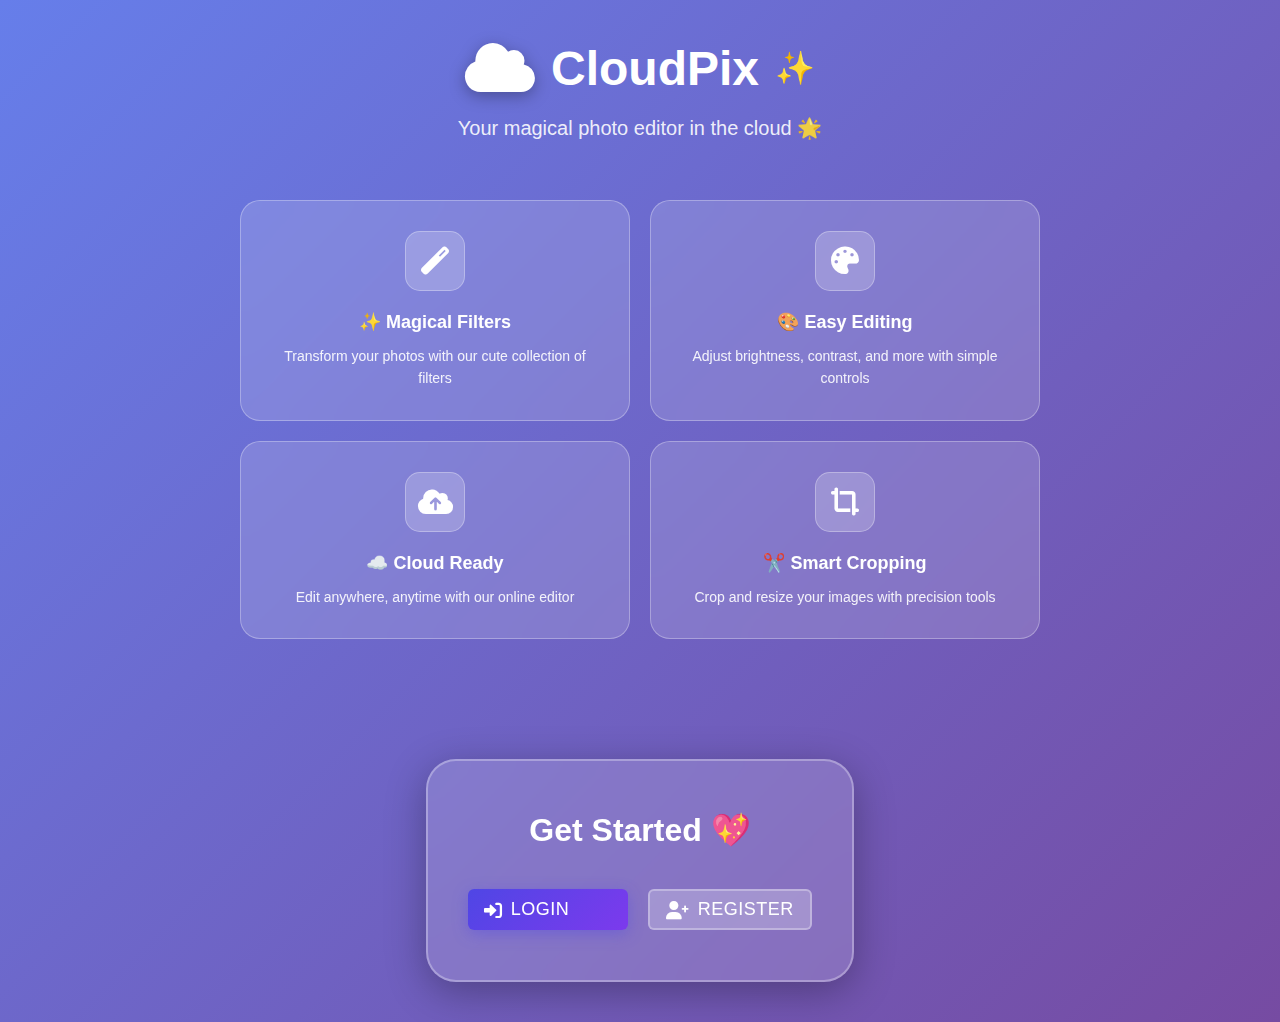
<file: index.html>
<!doctype html>
<html lang="en">
    <head>
        <meta charset="UTF-8" />
        <meta name="viewport" content="width=device-width, initial-scale=1.0" />
        <title>CloudPix - Online Image Editor</title>
        <link href="style.css" rel="stylesheet" type="text/css" />
        <link
            href="https://cdnjs.cloudflare.com/ajax/libs/font-awesome/6.0.0/css/all.min.css"
            rel="stylesheet"
        />
    </head>
    <body>
        <!-- Landing Page -->
        <div class="landing-page" id="landingPage">
            <div class="landing-container">
                <div class="landing-header">
                    <div class="logo-large">
                        <i class="fas fa-cloud"></i>
                        <span>CloudPix</span>
                        <div class="sparkle">✨</div>
                    </div>
                    <p class="tagline">
                        Your magical photo editor in the cloud 🌟
                    </p>
                </div>

                <div class="landing-content">
                    <div class="features-grid">
                        <div class="feature-card">
                            <div class="feature-icon">
                                <i class="fas fa-magic"></i>
                            </div>
                            <h3>✨ Magical Filters</h3>
                            <p>
                                Transform your photos with our cute collection
                                of filters
                            </p>
                        </div>
                        <div class="feature-card">
                            <div class="feature-icon">
                                <i class="fas fa-palette"></i>
                            </div>
                            <h3>🎨 Easy Editing</h3>
                            <p>
                                Adjust brightness, contrast, and more with
                                simple controls
                            </p>
                        </div>
                        <div class="feature-card">
                            <div class="feature-icon">
                                <i class="fas fa-cloud-upload-alt"></i>
                            </div>
                            <h3>☁️ Cloud Ready</h3>
                            <p>Edit anywhere, anytime with our online editor</p>
                        </div>
                        <div class="feature-card">
                            <div class="feature-icon">
                                <i class="fas fa-crop-alt"></i>
                            </div>
                            <h3>✂️ Smart Cropping</h3>
                            <p>
                                Crop and resize your images with precision tools
                            </p>
                        </div>
                    </div>

                    <div class="auth-section">
                        <h2>Get Started 💖</h2>
                        <div class="auth-buttons">
                            <button
                                class="btn btn-primary btn-large"
                                id="landingLoginBtn"
                            >
                                <i class="fas fa-sign-in-alt"></i>
                                LOGIN
                            </button>
                            <button
                                class="btn btn-secondary btn-large"
                                id="landingRegisterBtn"
                            >
                                <i class="fas fa-user-plus"></i>
                                REGISTER
                            </button>
                        </div>
                    </div>
                </div>
            </div>
        </div>

        <!-- Main App (Hidden initially) -->
        <div class="app-container" id="appContainer" style="display: none">
            <!-- Header -->
            <header class="header">
                <div class="logo">
                    <i class="fas fa-cloud"></i>
                    <span>CloudPix</span>
                    <div class="sparkle">✨</div>
                </div>
                <div class="header-actions">
                    <button class="btn btn-secondary" id="projectsBtn">
                        <i class="fas fa-folder"></i>
                        My Projects
                    </button>
                    <div class="user-section" id="userSection">
                        <button
                            class="btn btn-primary header-auth-btn"
                            id="loginBtn"
                        >
                            <i class="fas fa-sign-in-alt"></i>
                            Login
                        </button>
                        <button
                            class="btn btn-secondary header-auth-btn"
                            id="registerBtn"
                        >
                            <i class="fas fa-user-plus"></i>
                            Register
                        </button>
                    </div>
                    <div
                        class="user-profile"
                        id="userProfile"
                        style="display: none"
                    >
                        <button
                            class="welcome-text"
                            onclick="window.location.href='profile.html'"
                        >
                            <i class="fas fa-user"></i>
                            Welcome back, <span id="userName">User</span>! 💕
                        </button>
                        <button class="btn btn-secondary" id="logoutBtn">
                            <i class="fas fa-sign-out-alt"></i>
                            Logout
                        </button>
                    </div>
                    <button class="btn btn-secondary" id="shareBtn">
                        <i class="fas fa-share-alt"></i>
                        Share
                    </button>
                    <button class="btn btn-primary" id="exportBtn">
                        <i class="fas fa-download"></i>
                        Export
                    </button>
                </div>
            </header>

            <!-- Main Content -->
            <div class="main-content">
                <!-- Sidebar -->
                <aside class="sidebar">
                    <div class="upload-section">
                        <button class="upload-btn" id="uploadBtn">
                            <i class="fas fa-plus"></i>
                            Add Image
                        </button>
                        <input
                            type="file"
                            id="fileInput"
                            accept="image/*"
                            style="display: none"
                        />
                    </div>

                    <div class="tools-section">
                        <h3>Tools</h3>
                        <div class="tool-group">
                            <h4>Adjustments</h4>
                            <div class="slider-control">
                                <label>Brightness</label>
                                <input
                                    type="range"
                                    id="brightness"
                                    min="-100"
                                    max="100"
                                    value="0"
                                    class="slider"
                                />
                                <span class="value">0</span>
                            </div>
                            <div class="slider-control">
                                <label>Contrast</label>
                                <input
                                    type="range"
                                    id="contrast"
                                    min="-100"
                                    max="100"
                                    value="0"
                                    class="slider"
                                />
                                <span class="value">0</span>
                            </div>
                            <div class="slider-control">
                                <label>Saturation</label>
                                <input
                                    type="range"
                                    id="saturation"
                                    min="-100"
                                    max="100"
                                    value="0"
                                    class="slider"
                                />
                                <span class="value">0</span>
                            </div>
                            <div class="slider-control">
                                <label>Blur</label>
                                <input
                                    type="range"
                                    id="blur"
                                    min="0"
                                    max="10"
                                    value="0"
                                    class="slider"
                                />
                                <span class="value">0</span>
                            </div>
                        </div>

                        <div class="tool-group">
                            <h4>✨ Filters</h4>
                            <div class="filter-grid">
                                <button
                                    class="filter-btn active"
                                    data-filter="none"
                                >
                                    🌟 Original
                                </button>
                                <button
                                    class="filter-btn"
                                    data-filter="grayscale"
                                >
                                    🖤 B&W
                                </button>
                                <button class="filter-btn" data-filter="sepia">
                                    📸 Vintage
                                </button>
                                <button class="filter-btn" data-filter="invert">
                                    🔄 Invert
                                </button>
                                <button class="filter-btn" data-filter="pastel">
                                    🌸 Pastel
                                </button>
                                <button class="filter-btn" data-filter="cool">
                                    ❄️ Cool
                                </button>
                                <button class="filter-btn" data-filter="warm">
                                    🔥 Warm
                                </button>
                                <button class="filter-btn" data-filter="dreamy">
                                    💫 Dreamy
                                </button>
                                <button class="filter-btn" data-filter="neon">
                                    💡 Neon
                                </button>
                                <button class="filter-btn" data-filter="sunset">
                                    🌅 Sunset
                                </button>
                                <button class="filter-btn" data-filter="ocean">
                                    🌊 Ocean
                                </button>
                                <button class="filter-btn" data-filter="purple">
                                    💜 Purple
                                </button>
                            </div>
                        </div>

                        <div class="tool-group">
                            <h4>✂️ Crop Tool</h4>
                            <div class="crop-controls">
                                <button class="action-btn" id="cropBtn">
                                    <i class="fas fa-crop-alt"></i>
                                    Enable Crop
                                </button>
                                <div
                                    class="crop-presets"
                                    id="cropPresets"
                                    style="display: none"
                                >
                                    <button class="preset-btn" data-ratio="1:1">
                                        1:1 Square
                                    </button>
                                    <button class="preset-btn" data-ratio="4:3">
                                        4:3
                                    </button>
                                    <button
                                        class="preset-btn"
                                        data-ratio="16:9"
                                    >
                                        16:9
                                    </button>
                                    <button
                                        class="preset-btn"
                                        data-ratio="free"
                                    >
                                        Free Form
                                    </button>
                                </div>
                                <button
                                    class="action-btn"
                                    id="applyCropBtn"
                                    style="display: none"
                                >
                                    <i class="fas fa-check"></i>
                                    Apply Crop
                                </button>
                                <button
                                    class="action-btn"
                                    id="cancelCropBtn"
                                    style="display: none"
                                >
                                    <i class="fas fa-times"></i>
                                    Cancel
                                </button>
                            </div>
                        </div>

                        <div class="tool-group">
                            <h4>💖 Actions</h4>
                            <div class="action-buttons">
                                <button class="action-btn" id="undoBtn">
                                    <i class="fas fa-undo"></i>
                                    Undo
                                </button>
                                <button class="action-btn" id="resetBtn">
                                    <i class="fas fa-refresh"></i>
                                    Reset All
                                </button>
                            </div>
                        </div>
                    </div>
                </aside>

                <!-- Canvas Area -->
                <div class="canvas-area">
                    <div class="canvas-container" id="canvasContainer">
                        <div class="upload-placeholder" id="uploadPlaceholder">
                            <i class="fas fa-image"></i>
                            <h2>Welcome to CloudPix</h2>
                            <p>Upload an image to start editing</p>
                            <button
                                class="btn btn-secondary"
                                onclick="document.getElementById('fileInput').click()"
                            >
                                Choose Image
                            </button>
                        </div>
                        <canvas id="canvas" style="display: none"></canvas>
                    </div>
                </div>
            </div>
        </div>

        <!-- Login/Register Modal -->
        <div class="modal-overlay" id="modalOverlay" style="display: none">
            <div class="modal">
                <div class="modal-header">
                    <h2 id="modalTitle">Welcome to CloudPix! 🌟</h2>
                    <button class="close-btn" id="closeModal">
                        <i class="fas fa-times"></i>
                    </button>
                </div>
                <div class="modal-content">
                    <form id="authForm">
                        <div class="form-group">
                            <label for="email">✉️ Email</label>
                            <input
                                type="email"
                                id="email"
                                required
                                placeholder="your@email.com"
                            />
                        </div>
                        <div class="form-group">
                            <label for="password">🔒 Password</label>
                            <div class="password-input-container">
                                <input
                                    type="password"
                                    id="password"
                                    required
                                    placeholder="••••••••"
                                />
                                <button
                                    type="button"
                                    class="password-toggle"
                                    id="togglePassword"
                                >
                                    <i class="fas fa-eye"></i>
                                </button>
                            </div>
                        </div>
                        <div
                            class="form-group"
                            id="confirmPasswordGroup"
                            style="display: none"
                        >
                            <label for="confirmPassword"
                                >🔒 Confirm Password</label
                            >
                            <div class="password-input-container">
                                <input
                                    type="password"
                                    id="confirmPassword"
                                    placeholder="••••••••"
                                />
                                <button
                                    type="button"
                                    class="password-toggle"
                                    id="toggleConfirmPassword"
                                >
                                    <i class="fas fa-eye"></i>
                                </button>
                            </div>
                        </div>
                        <div
                            class="form-group"
                            id="nameGroup"
                            style="display: none"
                        >
                            <label for="name">👤 Name</label>
                            <input
                                type="text"
                                id="name"
                                placeholder="Your cute name"
                            />
                        </div>
                        <button
                            type="submit"
                            class="btn btn-primary modal-submit"
                            id="submitBtn"
                        >
                            Login 💕
                        </button>
                    </form>
                    <div
                        class="forgot-password"
                        id="forgotPasswordLink"
                        style="display: none"
                    >
                        <a href="#" id="forgotPasswordBtn"
                            >Forgot your password? 🔑</a
                        >
                    </div>
                    <p class="switch-auth">
                        <span id="switchText">Don't have an account?</span>
                        <a href="#" id="switchMode">Register here! ✨</a>
                    </p>
                </div>
            </div>
        </div>

        <!-- Forgot Password Modal -->
        <div
            class="modal-overlay"
            id="forgotPasswordModal"
            style="display: none"
        >
            <div class="modal">
                <div class="modal-header">
                    <h2>Reset Your Password 🔑</h2>
                    <button class="close-btn" id="closeForgotModal">
                        <i class="fas fa-times"></i>
                    </button>
                </div>
                <div class="modal-content">
                    <form id="forgotPasswordForm">
                        <div class="form-group">
                            <label for="forgotEmail">✉️ Email Address</label>
                            <input
                                type="email"
                                id="forgotEmail"
                                required
                                placeholder="your@email.com"
                            />
                            <small
                                >We'll send you instructions to reset your
                                password</small
                            >
                        </div>
                        <button
                            type="submit"
                            class="btn btn-primary modal-submit"
                        >
                            Send Reset Link 📧
                        </button>
                    </form>
                    <p class="switch-auth">
                        <span>Remember your password?</span>
                        <a href="#" id="backToLogin">Back to Login ✨</a>
                    </p>
                </div>
            </div>
        </div>

        <!-- Export Modal -->
        <div class="modal-overlay" id="exportModal" style="display: none">
            <div class="modal">
                <div class="modal-header">
                    <h2>Export Your Creation 📥</h2>
                    <button class="close-btn" id="closeExportModal">
                        <i class="fas fa-times"></i>
                    </button>
                </div>
                <div class="modal-content">
                    <div class="form-group">
                        <label for="exportFileName">✨ File Name</label>
                        <input
                            type="text"
                            id="exportFileName"
                            placeholder="my-awesome-creation"
                            value=""
                        />
                    </div>

                    <div class="form-group">
                        <label for="exportFormat">🎨 Format</label>
                        <select id="exportFormat">
                            <option value="png">PNG (Best Quality)</option>
                            <option value="jpeg">JPEG (Smaller Size)</option>
                            <option value="webp">WebP (Modern)</option>
                            <option value="tiff">TIFF (Professional)</option>
                        </select>
                    </div>

                    <div class="form-group" id="qualityGroup">
                        <label for="exportQuality"
                            >🔧 Quality:
                            <span id="qualityValue">90</span>%</label
                        >
                        <input
                            type="range"
                            id="exportQuality"
                            min="10"
                            max="100"
                            value="90"
                            class="slider"
                        />
                    </div>

                    <div class="export-actions">
                        <button class="btn btn-primary" id="downloadBtn">
                            <i class="fas fa-download"></i>
                            Download
                        </button>
                        <button class="btn btn-secondary" id="shareExportBtn">
                            <i class="fas fa-share-alt"></i>
                            Share
                        </button>
                    </div>
                </div>
            </div>
        </div>

        <script src="script.js"></script>
    </body>
</html>
</file>
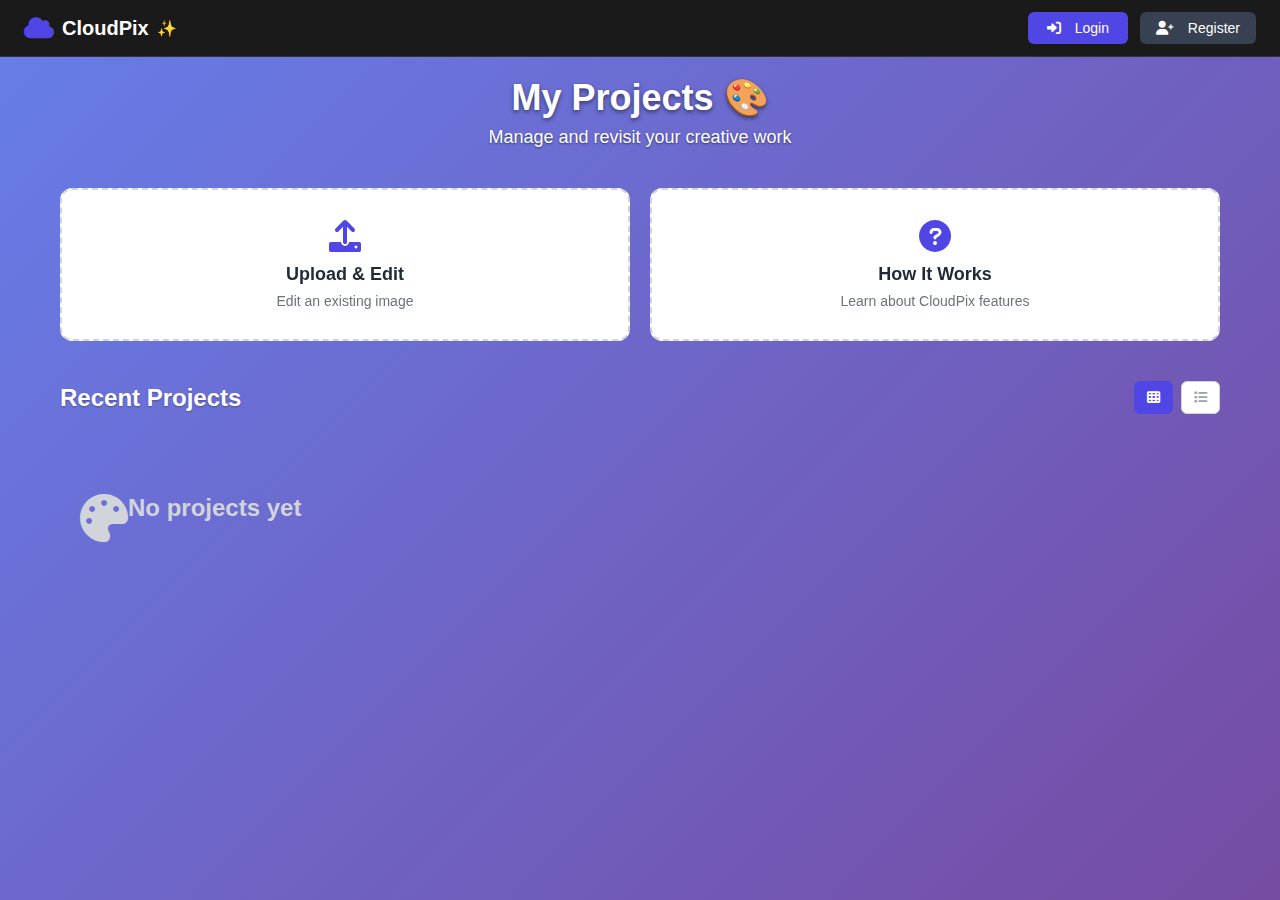
<file: profile.html>
<!DOCTYPE html>
<html lang="en">
<head>
    <meta charset="UTF-8">
    <meta name="viewport" content="width=device-width, initial-scale=1.0">
    <title>User Profile - CloudPix</title>
    <link href="style.css" rel="stylesheet" type="text/css" />
    <link href="https://cdnjs.cloudflare.com/ajax/libs/font-awesome/6.0.0/css/all.min.css" rel="stylesheet">
</head>
<body>
    <div class="profile-page">
        <!-- Header -->
        <header class="header">
            <div class="logo">
                <i class="fas fa-cloud"></i>
                <span>CloudPix</span>
                <div class="sparkle">✨</div>
            </div>
            <div class="header-actions">
                <button class="btn btn-secondary" id="backToProjectsBtn">
                    <i class="fas fa-arrow-left"></i>
                    Back to Projects
                </button>
                <div class="user-profile" id="userProfile">
                    <span class="welcome-text">Welcome back, <span id="userName">User</span>! 💕</span>
                    <button class="btn btn-secondary" id="logoutBtn">
                        <i class="fas fa-sign-out-alt"></i>
                        Logout
                    </button>
                </div>
            </div>
        </header>

        <!-- Profile Content -->
        <div class="profile-container">
            <div class="profile-header">
                <h1>User Profile 👤</h1>
                <p>Manage your account settings and preferences</p>
            </div>

            <div class="profile-content">
                <div class="profile-card">
                    <div class="profile-avatar">
                        <div class="avatar-container">
                            <div class="avatar-placeholder" id="avatarPlaceholder">
                                <i class="fas fa-user"></i>
                            </div>
                            <div class="avatar-crop-container" id="avatarCropContainer" style="display: none;">
                                <canvas id="avatarCropCanvas" class="avatar-crop-canvas" width="200" height="200"></canvas>
                                <div class="avatar-crop-controls">
                                    <div class="avatar-zoom-control">
                                        <label>🔍 Zoom:</label>
                                        <input type="range" id="cropZoom" min="0.5" max="3" value="1" step="0.1" class="slider">
                                        <span class="value" id="cropZoomValue">1x</span>
                                    </div>
                                    <div class="avatar-crop-buttons">
                                        <button class="btn btn-primary btn-sm" id="applyCropBtn">
                                            <i class="fas fa-check"></i>
                                            Apply
                                        </button>
                                        <button class="btn btn-secondary btn-sm" id="cancelCropBtn">
                                            <i class="fas fa-times"></i>
                                            Cancel
                                        </button>
                                    </div>
                                </div>
                            </div>
                        </div>
                        <button class="btn btn-secondary btn-sm" id="changeAvatarBtn">
                            <i class="fas fa-camera"></i>
                            Change Avatar
                        </button>
                        <input type="file" id="avatarInput" accept="image/*" style="display: none;">
                    </div>

                    <div class="profile-form">
                        <h3>Personal Information</h3>
                        <form id="profileForm">
                            <div class="form-group">
                                <label for="displayName">✨ Display Name</label>
                                <input type="text" id="displayName" placeholder="Enter your display name">
                            </div>

                            <div class="form-group">
                                <label for="emailAddress">📧 Email Address</label>
                                <input type="email" id="emailAddress" placeholder="your@email.com">
                            </div>

                            <div class="form-group">
                                <label for="gender">👤 Gender</label>
                                <select id="gender">
                                    <option value="">Select Gender</option>
                                    <option value="male">Male</option>
                                    <option value="female">Female</option>
                                    <option value="non-binary">Non-binary</option>
                                    <option value="prefer-not-to-say">Prefer not to say</option>
                                </select>
                            </div>

                            <div class="form-group">
                                <label for="bio">📝 Bio</label>
                                <textarea id="bio" placeholder="Tell us about yourself..." rows="4"></textarea>
                            </div>

                            <div class="form-group">
                                <label for="location">📍 Location</label>
                                <input type="text" id="location" placeholder="City, Country">
                            </div>

                            <div class="form-group">
                                <label for="website">🌐 Website</label>
                                <input type="url" id="website" placeholder="https://yourwebsite.com">
                            </div>

                            <div class="form-actions">
                                <button type="submit" class="btn btn-primary">
                                    <i class="fas fa-save"></i>
                                    Save Changes
                                </button>
                                <button type="button" class="btn btn-secondary" id="resetProfileBtn">
                                    <i class="fas fa-undo"></i>
                                    Reset
                                </button>
                            </div>
                        </form>
                    </div>
                </div>

                <div class="profile-stats">
                    <h3>Account Statistics 📊</h3>
                    <div class="stats-grid">
                        <div class="stat-card">
                            <i class="fas fa-images"></i>
                            <div class="stat-info">
                                <span class="stat-number" id="totalProjects">0</span>
                                <span class="stat-label">Total Projects</span>
                            </div>
                        </div>
                        <div class="stat-card">
                            <i class="fas fa-calendar"></i>
                            <div class="stat-info">
                                <span class="stat-number" id="memberSince">-</span>
                                <span class="stat-label">Member Since</span>
                            </div>
                        </div>
                        <div class="stat-card">
                            <i class="fas fa-download"></i>
                            <div class="stat-info">
                                <span class="stat-number" id="totalExports">0</span>
                                <span class="stat-label">Total Exports</span>
                            </div>
                        </div>
                    </div>
                </div>
            </div>
        </div>
    </div>

    <script src="profile.js"></script>
</body>
</html>
</file>
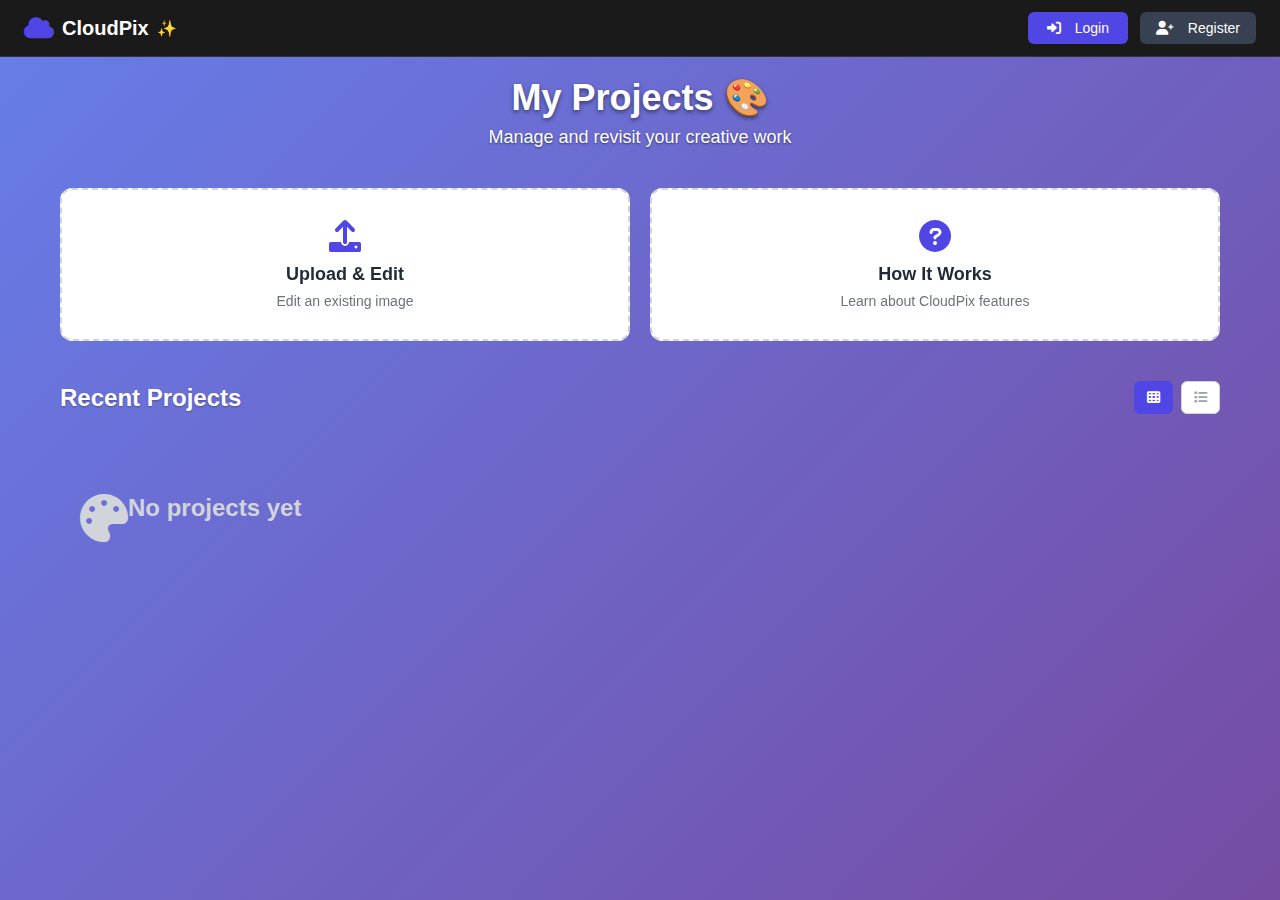
<file: projects.html>
<!DOCTYPE html>
<html lang="en">
<head>
    <meta charset="UTF-8">
    <meta name="viewport" content="width=device-width, initial-scale=1.0">
    <title>My Projects - CloudPix</title>
    <link href="style.css" rel="stylesheet" type="text/css" />
    <link href="https://cdnjs.cloudflare.com/ajax/libs/font-awesome/6.0.0/css/all.min.css" rel="stylesheet">
</head>
<body>
    <div class="projects-page">
        <!-- Header -->
        <header class="header">
            <div class="logo">
                <i class="fas fa-cloud"></i>
                <span>CloudPix</span>
                <div class="sparkle">✨</div>
            </div>
            <div class="header-actions">
                <div class="user-section" id="userSection">
                    <button class="btn btn-primary header-auth-btn" id="loginBtn">
                        <i class="fas fa-sign-in-alt"></i>
                        Login
                    </button>
                    <button class="btn btn-secondary header-auth-btn" id="registerBtn">
                        <i class="fas fa-user-plus"></i>
                        Register
                    </button>
                </div>
                <div class="user-profile" id="userProfile" style="display: none;">
                    <button class="welcome-text" id="userProfileLink">
                        <i class="fas fa-user"></i>
                        Welcome back, <span id="userName">User</span>! 💕
                    </button>
                    <button class="btn btn-secondary" id="logoutBtn">
                        <i class="fas fa-sign-out-alt"></i>
                        Logout
                    </button>
                </div>
            </div>
        </header>

        <!-- Main Content -->
        <div class="projects-container">
            <div class="projects-header">
                <h1>My Projects 🎨</h1>
                <p>Manage and revisit your creative work</p>
            </div>

            <!-- Quick Actions -->
            <div class="quick-actions">
                <div class="action-card" id="uploadImageBtn">
                    <i class="fas fa-upload"></i>
                    <h3>Upload & Edit</h3>
                    <p>Edit an existing image</p>
                </div>
                <div class="action-card" id="howItWorksBtn">
                    <i class="fas fa-question-circle"></i>
                    <h3>How It Works</h3>
                    <p>Learn about CloudPix features</p>
                </div>
            </div>

            <!-- Projects Grid -->
            <div class="projects-section">
                <div class="section-header">
                    <h2>Recent Projects</h2>
                    <div class="view-options">
                        <button class="view-btn active" data-view="grid">
                            <i class="fas fa-th"></i>
                        </button>
                        <button class="view-btn" data-view="list">
                            <i class="fas fa-list"></i>
                        </button>
                    </div>
                </div>

                <div class="projects-grid" id="projectsGrid">
                    <!-- Projects will be loaded here dynamically -->
                </div>

                <div class="empty-state" id="emptyState" style="display: none;">
                    <i class="fas fa-palette"></i>
                    <h3>No projects yet</h3>
                </div>
            </div>
        </div>
    </div>

    <!-- Project Actions Modal -->
    <div class="modal-overlay" id="projectModal" style="display: none;">
        <div class="modal">
            <div class="modal-header">
                <h2 id="projectModalTitle">Project Options</h2>
                <button class="close-btn" id="closeProjectModal">
                    <i class="fas fa-times"></i>
                </button>
            </div>
            <div class="modal-content">
                <div class="project-actions">
                    <button class="action-option" id="openProjectBtn">
                        <i class="fas fa-edit"></i>
                        <span>Open & Edit</span>
                    </button>
                    <button class="action-option" id="duplicateProjectBtn">
                        <i class="fas fa-copy"></i>
                        <span>Duplicate</span>
                    </button>
                    <button class="action-option" id="exportProjectBtn">
                        <i class="fas fa-download"></i>
                        <span>Export</span>
                    </button>
                    <button class="action-option" id="shareProjectBtn">
                        <i class="fas fa-share-alt"></i>
                        <span>Share</span>
                    </button>
                    <button class="action-option danger" id="deleteProjectBtn">
                        <i class="fas fa-trash"></i>
                        <span>Delete</span>
                    </button>
                </div>
            </div>
        </div>
    </div>

    <!-- Login/Register Modal (reused from main app) -->
    <div class="modal-overlay" id="modalOverlay" style="display: none;">
        <div class="modal">
            <div class="modal-header">
                <h2 id="modalTitle">Welcome to CloudPix! 🌟</h2>
                <button class="close-btn" id="closeModal">
                    <i class="fas fa-times"></i>
                </button>
            </div>
            <div class="modal-content">
                <form id="authForm">
                    <div class="form-group">
                        <label for="email">✉️ Email</label>
                        <input type="email" id="email" required placeholder="your@email.com">
                    </div>
                    <div class="form-group">
                        <label for="password">🔒 Password</label>
                        <input type="password" id="password" required placeholder="••••••••">
                    </div>
                    <div class="form-group" id="nameGroup" style="display: none;">
                        <label for="name">👤 Name</label>
                        <input type="text" id="name" placeholder="Your cute name">
                    </div>
                    <button type="submit" class="btn btn-primary modal-submit" id="submitBtn">
                        Login 💕
                    </button>
                </form>
                <p class="switch-auth">
                    <span id="switchText">Don't have an account?</span>
                    <a href="#" id="switchMode">Register here! ✨</a>
                </p>
            </div>
        </div>
    </div>

    <!-- How It Works Modal -->
    <div class="modal-overlay" id="howItWorksModal" style="display: none;">
        <div class="modal" style="max-width: 600px;">
            <div class="modal-header">
                <h2>How CloudPix Works 🎨</h2>
                <button class="close-btn" id="closeHowItWorksModal">
                    <i class="fas fa-times"></i>
                </button>
            </div>
            <div class="modal-content">
                <div class="how-it-works-content">
                    <div class="step">
                        <h3><i class="fas fa-upload"></i> 1. Upload Your Image</h3>
                        <p>Start by uploading any image from your device. CloudPix supports all common image formats including JPG, PNG, and more.</p>
                    </div>
                    <div class="step">
                        <h3><i class="fas fa-magic"></i> 2. Apply Magical Filters</h3>
                        <p>Choose from our collection of beautiful filters like Vintage, Pastel, Cool, Warm, and many more to transform your photos instantly.</p>
                    </div>
                    <div class="step">
                        <h3><i class="fas fa-sliders-h"></i> 3. Adjust Settings</h3>
                        <p>Fine-tune your image with brightness, contrast, saturation, and blur controls to get the perfect look.</p>
                    </div>
                    <div class="step">
                        <h3><i class="fas fa-crop"></i> 4. Crop & Resize</h3>
                        <p>Use our smart cropping tool with presets like 1:1 square, 4:3, 16:9, or create custom crops for any purpose.</p>
                    </div>
                    <div class="step">
                        <h3><i class="fas fa-images"></i> 5. Use Templates</h3>
                        <p>Jump-start your creativity with pre-designed templates for social media, business cards, presentations, and more.</p>
                    </div>
                    <div class="step">
                        <h3><i class="fas fa-download"></i> 6. Save & Export</h3>
                        <p>Once you're happy with your creation, export it in high quality and save it to your projects for future editing.</p>
                    </div>
                </div>
            </div>
        </div>
    </div>

    <input type="file" id="fileInput" accept="image/*" style="display: none;">

    <script src="projects.js"></script>
</body>
</html>
</file>
<file: style.css>
* {
  margin: 0;
  padding: 0;
  box-sizing: border-box;
}

body {
  font-family: -apple-system, BlinkMacSystemFont, 'Segoe UI', Roboto, sans-serif;
  background: #0a0a0a;
  color: #ffffff;
  height: 100vh;
}

body.projects-page {
  overflow-y: auto;
  overflow-x: hidden;
  height: auto;
  min-height: 100vh;
}

body.profile-page {
  overflow-y: auto;
  overflow-x: hidden;
  height: auto;
  min-height: 100vh;
}

body.templates-page {
  overflow-y: auto;
  overflow-x: hidden;
  height: auto;
  min-height: 100vh;
}

/* Profile Page Styles */
.profile-page {
  min-height: 100vh;
  background: linear-gradient(135deg, #667eea 0%, #764ba2 100%);
  color: #ffffff;
}

.profile-container {
  max-width: 1200px;
  margin: 0 auto;
  padding: 20px;
}

.profile-header {
  text-align: center;
  margin-bottom: 40px;
}

.profile-header h1 {
  font-size: 36px;
  margin-bottom: 16px;
  color: #ffffff !important;
  text-shadow: 0 2px 4px rgba(0, 0, 0, 0.5);
}

.profile-header p {
  color: #ffffff !important;
  font-size: 18px;
  opacity: 0.9;
}

.profile-content {
  display: grid;
  grid-template-columns: 2fr 1fr;
  gap: 30px;
}

.profile-card {
  background: rgba(255, 255, 255, 0.1);
  backdrop-filter: blur(10px);
  border: 1px solid rgba(255, 255, 255, 0.2);
  border-radius: 16px;
  padding: 30px;
}

.profile-avatar {
  text-align: center;
  margin-bottom: 30px;
}

.avatar-placeholder {
  width: 120px;
  height: 120px;
  border-radius: 50%;
  background: rgba(255, 255, 255, 0.2);
  display: flex;
  align-items: center;
  justify-content: center;
  margin: 0 auto 15px;
  font-size: 48px;
  color: rgba(255, 255, 255, 0.6);
}

.profile-form h3 {
  color: #ffffff;
  margin-bottom: 20px;
  font-size: 20px;
}

.form-group {
  margin-bottom: 20px;
}

.form-group label {
  display: block;
  color: #ffffff;
  margin-bottom: 8px;
  font-weight: 500;
}

.form-group input,
.form-group select,
.form-group textarea {
  width: 100%;
  padding: 12px;
  border: 1px solid rgba(255, 255, 255, 0.3);
  border-radius: 8px;
  background: rgba(255, 255, 255, 0.9);
  color: #333333;
  font-size: 14px;
}

.form-group select option {
  background: #ffffff;
  color: #333333;
  padding: 8px;
}

.form-group input::placeholder,
.form-group textarea::placeholder {
  color: rgba(0, 0, 0, 0.6);
}

.form-actions {
  display: flex;
  gap: 15px;
  margin-top: 30px;
}

.profile-stats {
  background: rgba(255, 255, 255, 0.1);
  backdrop-filter: blur(10px);
  border: 1px solid rgba(255, 255, 255, 0.2);
  border-radius: 16px;
  padding: 30px;
  height: fit-content;
}

.profile-stats h3 {
  color: #ffffff;
  margin-bottom: 20px;
  font-size: 18px;
}

.stats-grid {
  display: flex;
  flex-direction: column;
  gap: 15px;
}

.stat-card {
  background: rgba(255, 255, 255, 0.1);
  border-radius: 12px;
  padding: 20px;
  display: flex;
  align-items: center;
  gap: 15px;
}

.stat-card i {
  font-size: 24px;
  color: #ffffff;
}

.stat-info {
  display: flex;
  flex-direction: column;
}

.stat-number {
  font-size: 24px;
  font-weight: bold;
  color: #ffffff;
}

.stat-label {
  font-size: 12px;
  color: rgba(255, 255, 255, 0.7);
}

/* Templates Page Styles */
.templates-page {
  min-height: 100vh;
  background: linear-gradient(135deg, #667eea 0%, #764ba2 100%);
  color: #ffffff;
}

.templates-container {
  max-width: 1200px;
  margin: 0 auto;
  padding: 20px;
}

.templates-header {
  text-align: center;
  margin-bottom: 40px;
}

.templates-header h1 {
  font-size: 36px;
  margin-bottom: 16px;
  color: #ffffff !important;
  text-shadow: 0 2px 4px rgba(0, 0, 0, 0.5);
}

.templates-header p {
  color: #ffffff !important;
  font-size: 18px;
  opacity: 0.9;
}

.template-categories {
  display: flex;
  gap: 15px;
  margin-bottom: 30px;
  justify-content: center;
  flex-wrap: wrap;
}

.category-btn {
  background: rgba(255, 255, 255, 0.1);
  border: 1px solid rgba(255, 255, 255, 0.3);
  color: #ffffff;
  padding: 12px 20px;
  border-radius: 25px;
  cursor: pointer;
  transition: all 0.3s ease;
  display: flex;
  align-items: center;
  gap: 8px;
  font-size: 14px;
}

.category-btn:hover,
.category-btn.active {
  background: rgba(255, 255, 255, 0.2);
  border-color: rgba(255, 255, 255, 0.5);
  transform: translateY(-2px);
}

.templates-grid {
  display: grid;
  grid-template-columns: repeat(auto-fill, minmax(280px, 1fr));
  gap: 20px;
  padding: 20px 0;
}

.template-card {
  background: rgba(255, 255, 255, 0.1);
  backdrop-filter: blur(10px);
  border: 1px solid rgba(255, 255, 255, 0.2);
  border-radius: 12px;
  overflow: hidden;
  transition: all 0.3s ease;
  cursor: pointer;
}

.template-card:hover {
  border-color: rgba(255, 255, 255, 0.4);
  transform: translateY(-4px);
  box-shadow: 0 8px 25px rgba(0, 0, 0, 0.3);
}

.template-thumbnail {
  position: relative;
  aspect-ratio: 16/9;
  overflow: hidden;
  background: #111;
}

.template-thumbnail img {
  width: 100%;
  height: 100%;
  object-fit: cover;
}

.template-overlay {
  position: absolute;
  top: 0;
  left: 0;
  right: 0;
  bottom: 0;
  background: rgba(0, 0, 0, 0.7);
  display: flex;
  align-items: center;
  justify-content: center;
  gap: 12px;
  opacity: 0;
  transition: opacity 0.2s;
}

.template-card:hover .template-overlay {
  opacity: 1;
}

.template-info {
  padding: 16px;
}

.template-info h3 {
  font-size: 16px;
  margin-bottom: 8px;
  color: #ffffff;
  white-space: nowrap;
  overflow: hidden;
  text-overflow: ellipsis;
}

.template-info p {
  color: rgba(255, 255, 255, 0.7);
  font-size: 12px;
}

.template-modal {
  max-width: 600px;
  width: 90%;
}

.template-preview {
  text-align: center;
  margin-bottom: 20px;
}

.template-preview img {
  max-width: 100%;
  height: auto;
  border-radius: 8px;
}

.template-actions {
  display: flex;
  gap: 15px;
  justify-content: center;
}

/* How It Works Styles */
.how-it-works-content {
  max-height: 400px;
  overflow-y: auto;
}

.step {
  margin-bottom: 25px;
  padding: 20px;
  background: rgba(255, 255, 255, 0.1);
  border-radius: 12px;
  border-left: 4px solid #4f46e5;
}

.step h3 {
  color: #ffffff;
  margin-bottom: 10px;
  display: flex;
  align-items: center;
  gap: 10px;
}

.step h3 i {
  color: #4f46e5;
  font-size: 18px;
}

.step p {
  color: rgba(255, 255, 255, 0.9);
  line-height: 1.6;
  margin: 0;
}

/* Crop Overlay Improvements */
.crop-overlay {
  position: absolute !important;
  border: 2px dashed #4f46e5 !important;
  background: rgba(79, 70, 229, 0.1) !important;
  cursor: move !important;
  z-index: 10 !important;
  box-sizing: border-box !important;
  min-width: 50px !important;
  min-height: 50px !important;
}

.crop-handle {
  position: absolute;
  width: 12px;
  height: 12px;
  background: #4f46e5;
  border: 2px solid white;
  border-radius: 50%;
  box-shadow: 0 2px 4px rgba(0, 0, 0, 0.3);
}

.crop-handle:hover {
  background: #4338ca;
  transform: scale(1.2);
}

/* Landing Page */
.landing-page {
  display: flex;
  align-items: center;
  justify-content: center;
  min-height: 100vh;
  background: linear-gradient(135deg, #667eea 0%, #764ba2 100%);
  padding: 40px 20px;
}

.landing-container {
  text-align: center;
  max-width: 800px;
  width: 100%;
}

.landing-header {
  margin-bottom: 60px;
}

.logo-large {
  display: flex;
  align-items: center;
  justify-content: center;
  gap: 16px;
  font-size: 48px;
  font-weight: 700;
  margin-bottom: 20px;
  position: relative;
}

.logo-large i {
  color: #ffffff;
  font-size: 56px;
  filter: drop-shadow(0 4px 8px rgba(0, 0, 0, 0.3));
}

.logo-large .sparkle {
  font-size: 32px;
  animation: sparkle 2s infinite;
}

.tagline {
  font-size: 20px;
  color: rgba(255, 255, 255, 0.9);
  margin-bottom: 0;
}

.landing-content {
  display: flex;
  flex-direction: column;
  gap: 50px;
}

.features-grid {
  display: grid;
  grid-template-columns: repeat(2, 1fr);
  gap: 20px;
  margin-bottom: 40px;
  max-width: 800px;
  margin-left: auto;
  margin-right: auto;
}

.feature-card {
  background: rgba(255, 255, 255, 0.15);
  backdrop-filter: blur(15px);
  border-radius: 20px;
  padding: 30px 25px;
  text-align: center;
  border: 1px solid rgba(255, 255, 255, 0.3);
  transition: all 0.3s ease;
}

.feature-card:hover {
  transform: translateY(-5px);
  background: rgba(255, 255, 255, 0.2);
  border-color: rgba(255, 255, 255, 0.4);
}

.feature-icon {
  width: 60px;
  height: 60px;
  background: rgba(255, 255, 255, 0.2);
  border-radius: 15px;
  display: flex;
  align-items: center;
  justify-content: center;
  margin: 0 auto 20px;
  border: 1px solid rgba(255, 255, 255, 0.3);
}

.feature-icon i {
  font-size: 28px;
  color: #ffffff;
}

.feature-card h3 {
  font-size: 18px;
  margin-bottom: 12px;
  color: #ffffff;
  font-weight: 600;
}

.feature-card p {
  color: rgba(255, 255, 255, 0.9);
  font-size: 14px;
  line-height: 1.6;
  margin: 0;
}

.auth-section {
  background: rgba(255, 255, 255, 0.15);
  backdrop-filter: blur(15px);
  border-radius: 30px;
  padding: 50px 40px;
  border: 2px solid rgba(255, 255, 255, 0.3);
  box-shadow: 0 10px 40px rgba(0, 0, 0, 0.3);
  margin-top: 30px;
  max-width: 500px;
  margin-left: auto;
  margin-right: auto;
}

.auth-section h2 {
  font-size: 32px;
  margin-bottom: 40px;
  color: #ffffff;
  font-weight: 700;
}

.auth-buttons {
  display: flex;
  gap: 20px;
  justify-content: center;
  flex-wrap: wrap;
}

.btn-large {
  padding: 18px 36px;
  font-size: 18px;
  font-weight: 600;
  min-width: 160px;
  border-radius: 12px;
  transition: all 0.3s ease;
  border: 2px solid transparent;
  text-transform: uppercase;
  letter-spacing: 0.5px;
}

.btn-large.btn-primary {
  background: linear-gradient(135deg, #4f46e5, #7c3aed);
  color: white;
  box-shadow: 0 4px 15px rgba(79, 70, 229, 0.4);
}

.btn-large.btn-primary:hover {
  transform: translateY(-2px);
  box-shadow: 0 8px 25px rgba(79, 70, 229, 0.6);
}

.btn-large.btn-secondary {
  background: rgba(255, 255, 255, 0.1);
  color: white;
  border: 2px solid rgba(255, 255, 255, 0.3);
  backdrop-filter: blur(10px);
}

.btn-large.btn-secondary:hover {
  background: rgba(255, 255, 255, 0.2);
  border-color: rgba(255, 255, 255, 0.5);
  transform: translateY(-2px);
}

.guest-option {
  color: rgba(255, 255, 255, 0.8);
  font-size: 14px;
}

.guest-option a {
  color: #ffffff;
  text-decoration: none;
  font-weight: 500;
}

.guest-option a:hover {
  text-decoration: underline;
}

/* Forgot Password Styles */
.forgot-password {
  text-align: center;
  margin-bottom: 15px;
}

.forgot-password a {
  color: #4f46e5;
  text-decoration: none;
  font-size: 14px;
  font-weight: 500;
}

.forgot-password a:hover {
  text-decoration: underline;
}

/* Avatar Adjustment Styles */
.avatar-container {
  position: relative;
}

.avatar-adjustment {
  margin-top: 15px;
  padding: 15px;
  background: rgba(255, 255, 255, 0.05);
  border-radius: 12px;
  border: 1px solid rgba(255, 255, 255, 0.1);
}

.adjustment-controls .slider-control {
  margin-bottom: 12px;
}

.adjustment-controls .slider-control label {
  font-size: 12px;
  margin-bottom: 5px;
  display: block;
  color: rgba(255, 255, 255, 0.8);
}

.adjustment-controls .slider {
  width: 100%;
  margin-bottom: 5px;
}

.adjustment-controls .value {
  font-size: 11px;
  color: #4f46e5;
  font-weight: 600;
}

.adjustment-buttons {
  display: flex;
  gap: 8px;
  margin-top: 15px;
}

.adjustment-buttons .btn {
  flex: 1;
  font-size: 12px;
  padding: 8px 12px;
}

.avatar-placeholder {
  overflow: hidden;
  border-radius: 50%;
  position: relative;
}

.avatar-placeholder img {
  transition: transform 0.2s ease;
}

@media (max-width: 768px) {
  .landing-page {
      padding: 20px 16px;
  }

  .logo-large {
      font-size: 36px;
      gap: 12px;
  }

  .logo-large i {
      font-size: 42px;
  }

  .tagline {
      font-size: 18px;
  }

  .features-grid {
      grid-template-columns: 1fr;
      gap: 15px;
  }

  .feature-card {
      padding: 25px 20px;
  }

  .feature-icon {
      width: 50px;
      height: 50px;
      margin-bottom: 15px;
  }

  .feature-icon i {
      font-size: 24px;
  }

  .auth-section {
      padding: 40px 25px;
      margin-top: 25px;
  }

  .auth-section h2 {
      font-size: 28px;
      margin-bottom: 30px;
  }

  .auth-buttons {
      flex-direction: column;
      align-items: center;
  }

  .btn-large {
      min-width: 250px;
  }
}

.app-container {
  display: flex;
  flex-direction: column;
  height: 100vh;
}

/* Header */
.header {
  background: #1a1a1a;
  padding: 12px 24px;
  display: flex;
  justify-content: space-between;
  align-items: center;
  border-bottom: 1px solid #333;
}

.logo {
  display: flex;
  align-items: center;
  gap: 8px;
  font-size: 20px;
  font-weight: 600;
  position: relative;
}

.logo i {
  color: #4f46e5;
  font-size: 24px;
}

.sparkle {
  font-size: 16px;
  animation: sparkle 2s infinite;
}

@keyframes sparkle {
  0%, 100% { transform: scale(1) rotate(0deg); opacity: 1; }
  50% { transform: scale(1.2) rotate(180deg); opacity: 0.8; }
}

@keyframes slideIn {
  from { transform: translateX(100%); opacity: 0; }
  to { transform: translateX(0); opacity: 1; }
}

@keyframes slideOut {
  from { transform: translateX(0); opacity: 1; }
  to { transform: translateX(100%); opacity: 0; }
}

.header-actions {
  display: flex;
  gap: 12px;
  align-items: center;
}

.user-section {
  display: flex;
  gap: 12px;
  align-items: center;
}

.header-auth-btn {
  padding: 10px 20px;
  font-weight: 600;
  border-radius: 8px;
  font-size: 14px;
  min-width: 100px;
  justify-content: center;
}

.header-auth-btn i {
  margin-right: 6px;
}

.user-profile {
  display: flex;
  align-items: center;
  gap: 12px;
}

.welcome-text {
  background: rgba(255, 255, 255, 0.1);
  backdrop-filter: blur(10px);
  border: 1px solid rgba(255, 255, 255, 0.2);
  color: #ffffff;
  padding: 10px 16px;
  border-radius: 12px;
  font-size: 14px;
  cursor: pointer;
  transition: all 0.3s ease;
  border: none;
  display: flex;
  align-items: center;
  gap: 8px;
}

.welcome-text:hover {
  background: rgba(255, 255, 255, 0.2);
  border-color: rgba(255, 255, 255, 0.4);
  transform: translateY(-2px);
}

.btn-outline {
  background: transparent;
  color: #4f46e5;
  border: 1px solid #4f46e5;
}

.btn-outline:hover {
  background: #4f46e5;
  color: white;
}

/* Buttons */
.btn {
  padding: 8px 16px;
  border: none;
  border-radius: 6px;
  cursor: pointer;
  display: flex;
  align-items: center;
  gap: 8px;
  font-weight: 500;
  transition: all 0.2s;
}

.btn-primary {
  background: #4f46e5;
  color: white;
}

.btn-primary:hover {
  background: #4338ca;
}

.btn-secondary {
  background: #374151;
  color: white;
}

.btn-secondary:hover {
  background: #4b5563;
}

/* Main Content */
.main-content {
  display: flex;
  flex: 1;
  overflow: hidden;
}

/* Sidebar */
.sidebar {
  width: 300px;
  background: #1a1a1a;
  border-right: 1px solid #333;
  padding: 20px;
  overflow-y: auto;
}

.upload-section {
  margin-bottom: 30px;
}

.upload-btn {
  width: 100%;
  padding: 16px;
  background: #4f46e5;
  color: white;
  border: none;
  border-radius: 8px;
  cursor: pointer;
  display: flex;
  align-items: center;
  justify-content: center;
  gap: 8px;
  font-size: 16px;
  font-weight: 500;
  transition: background 0.2s;
}

.upload-btn:hover {
  background: #4338ca;
}

.tools-section h3 {
  margin-bottom: 20px;
  color: #e5e7eb;
}

.tool-group {
  margin-bottom: 30px;
}

.tool-group h4 {
  margin-bottom: 15px;
  color: #9ca3af;
  font-size: 14px;
  text-transform: uppercase;
  letter-spacing: 0.5px;
}

/* Slider Controls */
.slider-control {
  margin-bottom: 16px;
}

.slider-control label {
  display: block;
  margin-bottom: 8px;
  color: #d1d5db;
  font-size: 14px;
}

.slider {
  width: 100%;
  height: 4px;
  border-radius: 2px;
  background: #374151;
  outline: none;
  -webkit-appearance: none;
}

.slider::-webkit-slider-thumb {
  -webkit-appearance: none;
  appearance: none;
  width: 16px;
  height: 16px;
  border-radius: 50%;
  background: #4f46e5;
  cursor: pointer;
}

.slider::-moz-range-thumb {
  width: 16px;
  height: 16px;
  border-radius: 50%;
  background: #4f46e5;
  cursor: pointer;
  border: none;
}

.value {
  float: right;
  color: #9ca3af;
  font-size: 12px;
}

/* Filter Grid */
.filter-grid {
  display: grid;
  grid-template-columns: 1fr 1fr;
  gap: 8px;
}

.action-buttons {
  display: flex;
  flex-direction: column;
  gap: 8px;
}

.filter-btn {
  padding: 8px 12px;
  background: #374151;
  color: #d1d5db;
  border: none;
  border-radius: 6px;
  cursor: pointer;
  font-size: 12px;
  transition: all 0.2s;
}

.filter-btn:hover {
  background: #4b5563;
}

.filter-btn.active {
  background: #4f46e5;
  color: white;
}

/* Action Buttons */
.action-btn {
  width: 100%;
  padding: 12px;
  background: #374151;
  color: #d1d5db;
  border: none;
  border-radius: 6px;
  cursor: pointer;
  display: flex;
  align-items: center;
  justify-content: center;
  gap: 8px;
  transition: background 0.2s;
  margin-bottom: 8px;
}

.action-btn:hover {
  background: #4b5563;
}

/* Crop Controls */
.crop-controls {
  display: flex;
  flex-direction: column;
  gap: 8px;
}

.crop-presets {
  display: grid;
  grid-template-columns: 1fr 1fr;
  gap: 6px;
  margin-bottom: 8px;
}

.preset-btn {
  padding: 8px 10px;
  background: #4b5563;
  color: #d1d5db;
  border: none;
  border-radius: 4px;
  cursor: pointer;
  font-size: 11px;
  transition: background 0.2s;
}

.preset-btn:hover {
  background: #6b7280;
}

.preset-btn.active {
  background: #4f46e5;
  color: white;
}

/* Crop overlay styles */
.crop-overlay {
  position: absolute;
  border: 2px dashed #4f46e5;
  background: rgba(79, 70, 229, 0.1);
  cursor: move;
  z-index: 10;
}

.crop-handle {
  position: absolute;
  width: 10px;
  height: 10px;
  background: #4f46e5;
  border: 2px solid white;
  border-radius: 50%;
  cursor: nw-resize;
}

.crop-handle.nw { top: -5px; left: -5px; }
.crop-handle.ne { top: -5px; right: -5px; cursor: ne-resize; }
.crop-handle.sw { bottom: -5px; left: -5px; cursor: sw-resize; }
.crop-handle.se { bottom: -5px; right: -5px; cursor: se-resize; }

/* Canvas Area */
.canvas-area {
  flex: 1;
  background: #111827;
  display: flex;
  align-items: center;
  justify-content: center;
  padding: 20px;
}

.canvas-container {
  position: relative;
  max-width: 100%;
  max-height: 100%;
}

.upload-placeholder {
  text-align: center;
  color: #6b7280;
  padding: 60px;
}

.upload-placeholder i {
  font-size: 64px;
  margin-bottom: 20px;
  color: #374151;
}

.upload-placeholder h2 {
  margin-bottom: 12px;
  color: #d1d5db;
}

.upload-placeholder p {
  margin-bottom: 24px;
  color: #9ca3af;
}

#canvas {
  max-width: 100%;
  max-height: 100%;
  border-radius: 8px;
  box-shadow: 0 10px 25px rgba(0, 0, 0, 0.5);
}

/* Modal */
.modal-overlay {
  position: fixed;
  top: 0;
  left: 0;
  width: 100%;
  height: 100%;
  background: rgba(0, 0, 0, 0.8);
  display: flex;
  align-items: center;
  justify-content: center;
  z-index: 1000;
  backdrop-filter: blur(5px);
}

.modal {
  background: #1a1a1a;
  border-radius: 16px;
  width: 90%;
  max-width: 400px;
  box-shadow: 0 20px 40px rgba(0, 0, 0, 0.3);
  border: 1px solid #333;
  overflow: hidden;
}

.modal-header {
  padding: 20px;
  background: linear-gradient(135deg, #4f46e5, #7c3aed);
  display: flex;
  justify-content: space-between;
  align-items: center;
}

.modal-header h2 {
  margin: 0;
  color: white;
  font-size: 18px;
}

.close-btn {
  background: none;
  border: none;
  color: white;
  font-size: 18px;
  cursor: pointer;
  padding: 4px;
  border-radius: 4px;
  transition: background 0.2s;
}

.close-btn:hover {
  background: rgba(255, 255, 255, 0.2);
}

.modal-content {
  padding: 24px;
}

.form-group {
  margin-bottom: 16px;
}

.form-group label {
  display: block;
  margin-bottom: 6px;
  color: #d1d5db;
  font-size: 14px;
}

.form-group input {
  width: 100%;
  padding: 12px;
  background: #374151;
  border: 1px solid #4b5563;
  border-radius: 8px;
  color: white;
  font-size: 14px;
  transition: border-color 0.2s;
}

.form-group input:focus {
  outline: none;
  border-color: #4f46e5;
  box-shadow: 0 0 0 3px rgba(79, 70, 229, 0.1);
}

.modal-submit {
  width: 100%;
  padding: 12px;
  margin-top: 8px;
  font-size: 16px;
}

.switch-auth {
  text-align: center;
  margin-top: 16px;
  color: #9ca3af;
  font-size: 14px;
}

.switch-auth a {
  color: #4f46e5;
  text-decoration: none;
  margin-left: 4px;
}

.switch-auth a:hover {
  text-decoration: underline;
}

/* Password Input Styles */
.password-input-container {
  position: relative;
  display: flex;
  align-items: center;
}

.password-input-container input {
  padding-right: 45px;
}

.password-toggle {
  position: absolute;
  right: 12px;
  background: none;
  border: none;
  color: #6b7280;
  cursor: pointer;
  padding: 4px;
  border-radius: 4px;
  transition: color 0.2s;
  z-index: 10;
}

.password-toggle:hover {
  color: #4f46e5;
}

.password-toggle i {
  font-size: 14px;
}

/* Avatar Cropping Styles */
.avatar-crop-container {
  position: relative;
  width: 200px;
  height: 200px;
  margin: 0 auto 20px;
  border: 2px dashed #4f46e5;
  border-radius: 50%;
  overflow: hidden;
  background: rgba(79, 70, 229, 0.1);
}

.avatar-crop-canvas {
  width: 100%;
  height: 100%;
  cursor: move;
}

.avatar-crop-controls {
  display: flex;
  flex-direction: column;
  gap: 10px;
  margin-top: 15px;
}

.avatar-zoom-control {
  display: flex;
  align-items: center;
  gap: 10px;
}

.avatar-zoom-control label {
  min-width: 60px;
  font-size: 12px;
  color: rgba(255, 255, 255, 0.8);
}

.avatar-zoom-control input[type="range"] {
  flex: 1;
  height: 4px;
}

.avatar-crop-buttons {
  display: flex;
  gap: 8px;
  margin-top: 10px;
}

.avatar-crop-buttons .btn {
  flex: 1;
  font-size: 12px;
  padding: 8px 12px;
}

/* Projects Dashboard Styles */
.projects-page {
  min-height: 100vh;
  height: auto;
  background: linear-gradient(135deg, #667eea 0%, #764ba2 100%);
  color: #ffffff;
  overflow-y: auto;
  overflow-x: hidden;
}

.projects-container {
  max-width: 1200px;
  margin: 0 auto;
  padding: 40px 20px;
}

.projects-header {
  text-align: center;
  margin-bottom: 50px;
}

.projects-header h1 {
  font-size: 36px;
  margin-bottom: 16px;
  color: #ffffff !important;
  text-shadow: 0 2px 4px rgba(0, 0, 0, 0.5);
}

.projects-header p {
  color: #ffffff !important;
  font-size: 18px;
  opacity: 1;
  text-shadow: 0 1px 2px rgba(0, 0, 0, 0.5);
}

/* Quick Actions */
.quick-actions {
  display: grid;
  grid-template-columns: repeat(auto-fit, minmax(200px, 1fr));
  gap: 20px;
  margin-bottom: 50px;
}

.action-card {
  background: rgba(255, 255, 255, 0.1);
  backdrop-filter: blur(10px);
  border: 1px solid rgba(255, 255, 255, 0.2);
  border-radius: 12px;
  padding: 30px 20px;
  text-align: center;
  cursor: pointer;
  transition: all 0.3s ease;
  color: #ffffff;
}

.action-card:hover {
  background: rgba(255, 255, 255, 0.2);
  border-color: rgba(255, 255, 255, 0.4);
  transform: translateY(-4px);
}

.action-card i {
  font-size: 32px;
  color: #4f46e5;
  margin-bottom: 16px;
  display: block;
}

.action-card h3 {
  font-size: 18px;
  margin-bottom: 8px;
  color: #ffffff;
}

.action-card p {
  color: #9ca3af;
  font-size: 14px;
}

/* Projects Section */
.projects-section {
  margin-bottom: 40px;
}

.section-header {
  display: flex;
  justify-content: space-between;
  align-items: center;
  margin-bottom: 30px;
}

.section-header h2 {
  font-size: 24px;
  color: #ffffff !important;
  text-shadow: 0 1px 2px rgba(0, 0, 0, 0.3);
}

.view-options {
  display: flex;
  gap: 8px;
}

.view-btn {
  padding: 8px 12px;
  background: #374151;
  color: #9ca3af;
  border: none;
  border-radius: 6px;
  cursor: pointer;
  transition: all 0.2s;
}

.view-btn.active {
  background: #4f46e5;
  color: white;
}

/* Grid View */
.projects-grid {
  display: grid;
  grid-template-columns: repeat(auto-fill, minmax(250px, 1fr));
  gap: 24px;
}

.project-card {
  background: rgba(255, 255, 255, 0.1);
  backdrop-filter: blur(10px);
  border: 1px solid rgba(255, 255, 255, 0.2);
  border-radius: 12px;
  overflow: hidden;
  transition: all 0.3s ease;
  cursor: pointer;
}

.project-card:hover {
  border-color: rgba(255, 255, 255, 0.4);
  transform: translateY(-4px);
  box-shadow: 0 8px 25px rgba(0, 0, 0, 0.3);
}
</project-card>

.project-thumbnail {
  position: relative;
  aspect-ratio: 16/9;
  overflow: hidden;
  background: #111;
}

.project-thumbnail img {
  width: 100%;
  height: 100%;
  object-fit: cover;
}

.project-overlay {
  position: absolute;
  top: 0;
  left: 0;
  right: 0;
  bottom: 0;
  background: rgba(0, 0, 0, 0.7);
  display: flex;
  align-items: center;
  justify-content: center;
  gap: 12px;
  opacity: 0;
  transition: opacity 0.2s;
}

.project-card:hover .project-overlay {
  opacity: 1;
}

.overlay-btn {
  padding: 12px;
  background: #4f46e5;
  color: white;
  border: none;
  border-radius: 50%;
  cursor: pointer;
  font-size: 16px;
  width: 40px;
  height: 40px;
  display: flex;
  align-items: center;
  justify-content: center;
  transition: background 0.2s;
}

.overlay-btn:hover {
  background: #4338ca;
}

.project-info {
  padding: 16px;
}

.project-info h3 {
  font-size: 16px;
  margin-bottom: 8px;
  color: #ffffff;
  white-space: nowrap;
  overflow: hidden;
  text-overflow: ellipsis;
}

.project-info p {
  color: #9ca3af;
  font-size: 12px;
}

/* List View */
.projects-list {
  display: flex;
  flex-direction: column;
  gap: 16px;
}

.project-row {
  background: rgba(255, 255, 255, 0.1);
  backdrop-filter: blur(10px);
  border: 1px solid rgba(255, 255, 255, 0.2);
  border-radius: 12px;
  padding: 16px;
  display: flex;
  align-items: center;
  gap: 16px;
  transition: all 0.3s ease;
}

.project-row:hover {
  border-color: rgba(255, 255, 255, 0.4);
  background: rgba(255, 255, 255, 0.2);
}

.project-thumbnail-small {
  width: 60px;
  height: 40px;
  border-radius: 6px;
  overflow: hidden;
  background: #111;
  flex-shrink: 0;
}

.project-thumbnail-small img {
  width: 100%;
  height: 100%;
  object-fit: cover;
}

.project-details {
  flex: 1;
}

.project-details h3 {
  font-size: 16px;
  margin-bottom: 4px;
  color: #ffffff;
}

.project-details p {
  color: #9ca3af;
  font-size: 12px;
}

.project-actions {
  display: flex;
  gap: 8px;
  align-items: center;
}

.btn-small {
  padding: 6px 12px;
  font-size: 12px;
}

/* Empty State */
.empty-state {
  text-align: center;
  padding: 80px 40px;
  color: #6b7280;
}

.empty-state i {
  font-size: 64px;
  margin-bottom: 24px;
  color: #374151;
}

.empty-state h3 {
  font-size: 24px;
  margin-bottom: 12px;
  color: #d1d5db;
}

.empty-state p {
  margin-bottom: 32px;
  font-size: 16px;
}

/* Project Modal */
.project-actions {
  display: flex;
  flex-direction: column;
  gap: 12px;
}

.action-option {
  display: flex;
  align-items: center;
  gap: 12px;
  padding: 16px;
  background: #374151;
  color: #d1d5db;
  border: none;
  border-radius: 8px;
  cursor: pointer;
  transition: background 0.2s;
  width: 100%;
  text-align: left;
}

.action-option:hover {
  background: #4b5563;
}

.action-option.danger {
  background: #7f1d1d;
  color: #fca5a5;
}

.action-option.danger:hover {
  background: #991b1b;
}

.action-option i {
  font-size: 16px;
  width: 20px;
}

/* Responsive */
@media (max-width: 768px) {
  .sidebar {
      width: 250px;
  }

  .header {
      padding: 12px 16px;
  }

  .logo {
      font-size: 18px;
  }

  .user-section {
      flex-direction: column;
      gap: 4px;
  }

  .welcome-text {
      display: none;
  }

  .projects-container {
      padding: 20px 16px;
  }

  .projects-header h1 {
      font-size: 28px;
  }

  .quick-actions {
      grid-template-columns: 1fr;
  }

  .section-header {
      flex-direction: column;
      gap: 16px;
      align-items: flex-start;
  }

  .projects-grid {
      grid-template-columns: 1fr;
  }

  .project-row {
      flex-direction: column;
      gap: 12px;
      text-align: center;
  }

  .project-actions {
      justify-content: center;
  }
}

/* Project cards */
.projects-grid {
  display: grid;
  grid-template-columns: repeat(auto-fill, minmax(280px, 1fr));
  gap: 20px;
  padding: 20px 0;
}

.projects-grid.list-view {
  grid-template-columns: 1fr;
}

.project-card {
  background: white;
  border-radius: 12px;
  box-shadow: 0 2px 8px rgba(0, 0, 0, 0.1);
  overflow: hidden;
  transition: transform 0.2s ease, box-shadow 0.2s ease;
}

.project-card:hover {
  transform: translateY(-4px);
  box-shadow: 0 8px 24px rgba(0, 0, 0, 0.15);
}

.project-thumbnail {
  width: 100%;
  height: 200px;
  overflow: hidden;
  background: #f3f4f6;
}

.project-thumbnail img {
  width: 100%;
  height: 100%;
  object-fit: cover;
}

.project-info {
  padding: 16px;
}

.project-info h3 {
  margin: 0 0 8px 0;
  font-size: 16px;
  color: #1f2937;
}

.project-date {
  margin: 0 0 12px 0;
  font-size: 14px;
  color: #6b7280;
}

.project-actions {
  display: flex;
  gap: 8px;
}

.btn-sm {
  padding: 6px 12px;
  font-size: 14px;
}

.quick-actions {
  display: grid;
  grid-template-columns: repeat(auto-fit, minmax(200px, 1fr));
  gap: 20px;
  margin: 30px 0;
}

.action-card {
  background: white;
  border: 2px dashed #d1d5db;
  border-radius: 12px;
  padding: 30px;
  text-align: center;
  cursor: pointer;
  transition: all 0.2s ease;
}

.action-card:hover {
  border-color: #4f46e5;
  background: #f8fafc;
  transform: translateY(-2px);
}

.action-card i {
  font-size: 2rem;
  color: #4f46e5;
  margin-bottom: 12px;
}

.action-card h3 {
  margin: 0 0 8px 0;
  color: #1f2937;
}

.action-card p {
  margin: 0;
  color: #6b7280;
  font-size: 14px;
}

.projects-section {
  margin-top: 40px;
}

.section-header {
  display: flex;
  justify-content: between;
  align-items: center;
  margin-bottom: 20px;
}

.view-options {
  display: flex;
  gap: 8px;
}

.view-btn {
  padding: 8px 12px;
  border: 1px solid #d1d5db;
  background: white;
  border-radius: 6px;
  cursor: pointer;
  transition: all 0.2s ease;
}

.view-btn.active,
.view-btn:hover {
  background: #4f46e5;
  color: white;
  border-color: #4f46e5;
}

.empty-state {
  text-align: center;
  padding: 60px 20px;
  color: #6b7280;
}

.empty-state i {
  font-size: 3rem;
  color: #d1d5db;
  margin-bottom: 20px;
}

.projects-container {
  max-width: 1200px;
  margin: 0 auto;
  padding: 20px;
}

.projects-header {
  text-align: center;
  margin-bottom: 40px;
}

.projects-header h1 {
  margin: 0 0 8px 0;
  color: #1f2937;
}

.projects-header p {
  margin: 0;
  color: #6b7280;
}

/* Crop handles */
.crop-handle {
  position: absolute;
  width: 10px;
  height: 10px;
  background: #4f46e5;
  border: 2px solid white;
  border-radius: 50%;
}

/* Export Modal Styles */
.export-actions {
  display: flex;
  gap: 12px;
  margin-top: 20px;
  flex-wrap: wrap;
}

.export-actions .btn {
  flex: 1;
  min-width: 120px;
  justify-content: center;
}

#qualityGroup {
  margin-top: 16px;
}

#qualityGroup label {
  display: flex;
  justify-content: space-between;
  align-items: center;
  margin-bottom: 8px;
}

#qualityValue {
  color: #4f46e5;
  font-weight: 600;
}

/* Toast animations */
@keyframes slideIn {
  from {
      transform: translateX(100%);
      opacity: 0;
  }
  to {
      transform: translateX(0);
      opacity: 1;
  }
}
</file>
